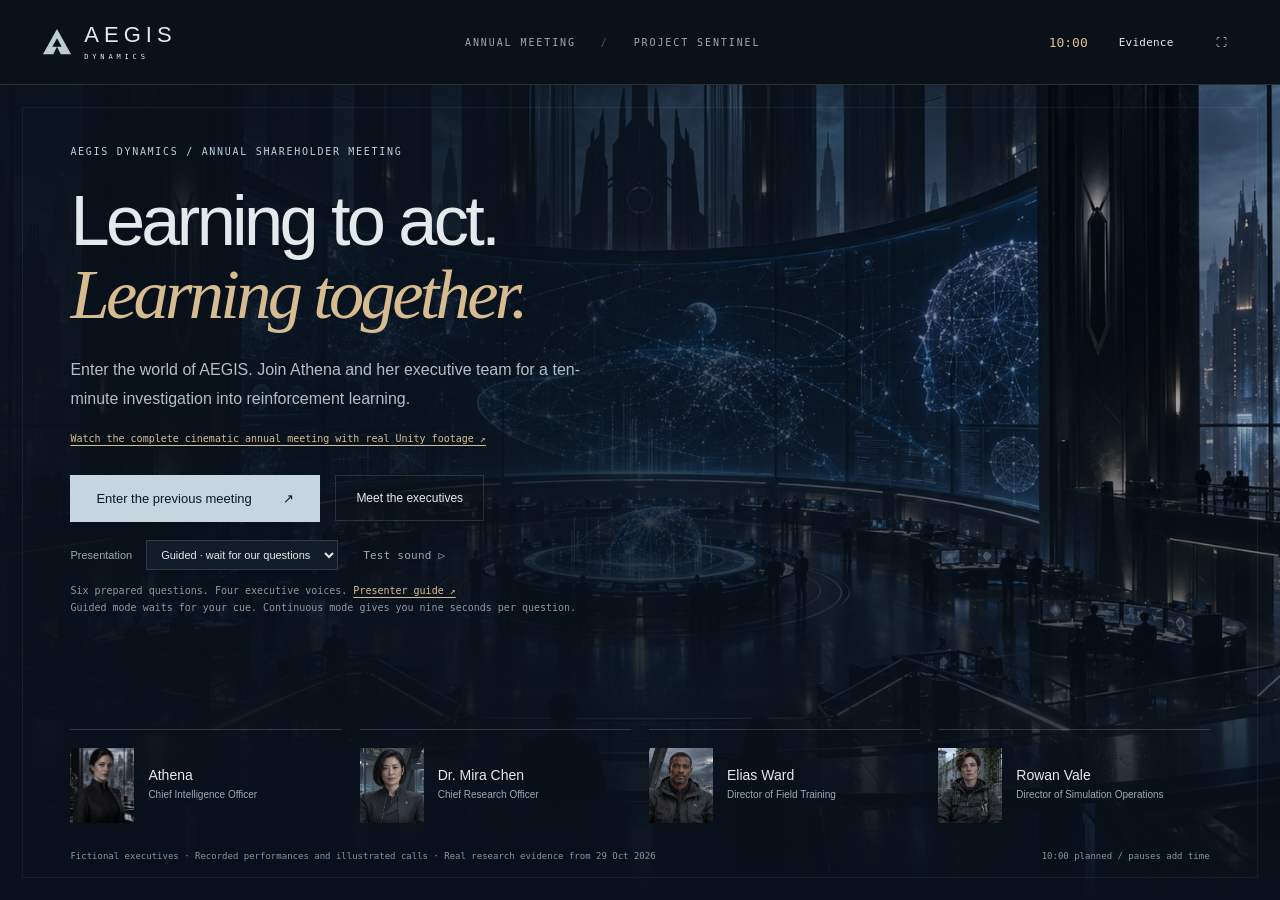
<file: public/meeting/index.html>
<!doctype html>
<html lang="en">
<head>
  <meta charset="utf-8"><meta name="viewport" content="width=device-width,initial-scale=1">
  <meta name="theme-color" content="#0a1119">
  <meta name="description" content="A ten-minute AEGIS annual meeting: a fictional executive team explains real reinforcement learning experiments in Days Gone Quiet.">
  <title>AEGIS · Annual Meeting</title>
  <link rel="icon" href="../mark.svg" type="image/svg+xml">
  <link rel="stylesheet" href="meeting.css">
  <script src="meeting-data.js" defer></script><script src="audio-timing.js" defer></script><script src="evidence.js" defer></script><script src="meeting.js" defer></script>
</head>
<body>
  <a class="skip" href="#stage">Skip to presentation</a>
  <header class="masthead">
    <a class="brand" href="https://aegis-sentinel-6u5m.onrender.com/" aria-label="AEGIS website"><svg viewBox="0 0 32 32" aria-hidden="true"><path d="M16 2 31 29H20l-4-8-4 8H1L16 2Zm0 10-5 9h10Z" fill="currentColor"/></svg><span>AEGIS<small>DYNAMICS</small></span></a>
    <div class="meeting-label">ANNUAL MEETING <span>/</span> PROJECT SENTINEL</div>
    <div class="header-tools"><span class="session-time" id="clock">10:00</span><button id="evidence-button" class="quiet">Evidence</button><button id="fullscreen" class="quiet" aria-label="Enter fullscreen">⛶</button></div>
  </header>
  <main id="stage" tabindex="-1"></main>
  <nav id="transport" class="transport" aria-label="Presentation controls" hidden>
    <div class="playback"><button id="previous" class="round" aria-label="Previous segment">‹</button><button id="play" class="play-button" aria-label="Pause presentation">Ⅱ</button><button id="next" class="round" aria-label="Next segment">›</button><button id="sound" class="quiet" aria-pressed="true">Sound on</button></div>
    <div class="progress-wrap"><span id="segment-label"></span><div class="progress-track"><div id="progress"></div></div></div>
    <div class="view-tools"><button id="captions" class="quiet" aria-pressed="true">CC</button><button id="presenter" class="quiet" aria-expanded="false">Presenter</button><button id="agenda-button" class="quiet">Agenda</button></div>
  </nav>
  <aside id="presenter-panel" class="presenter-panel" hidden aria-label="Presenter notes"></aside>
  <div id="status" class="status" role="status" aria-live="polite"></div>
  <dialog id="panel" aria-labelledby="panel-title"><div class="panel-heading"><h2 id="panel-title"></h2><button id="close-panel" class="round" aria-label="Close panel">×</button></div><div id="panel-body"></div></dialog>
  <noscript>This presentation needs JavaScript. Use the included presenter guide for the complete script.</noscript>
</body></html>
</file>
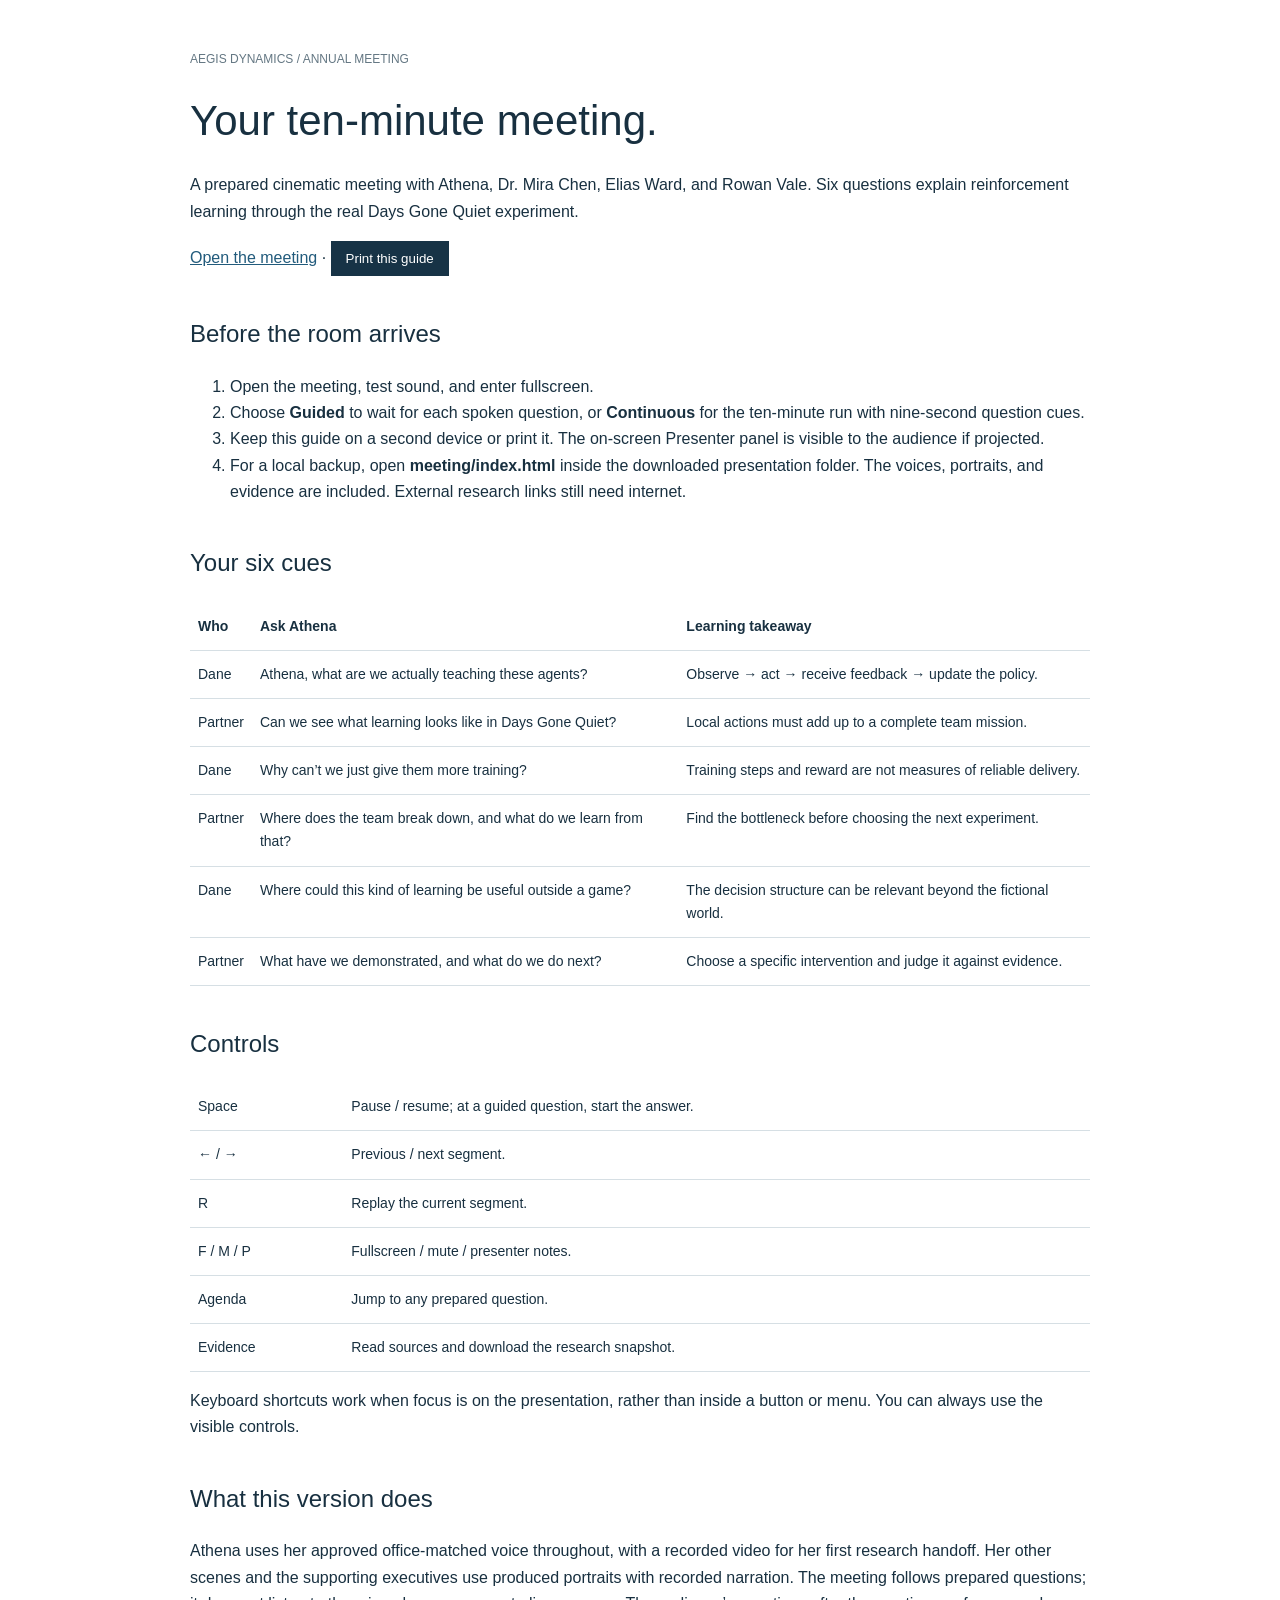
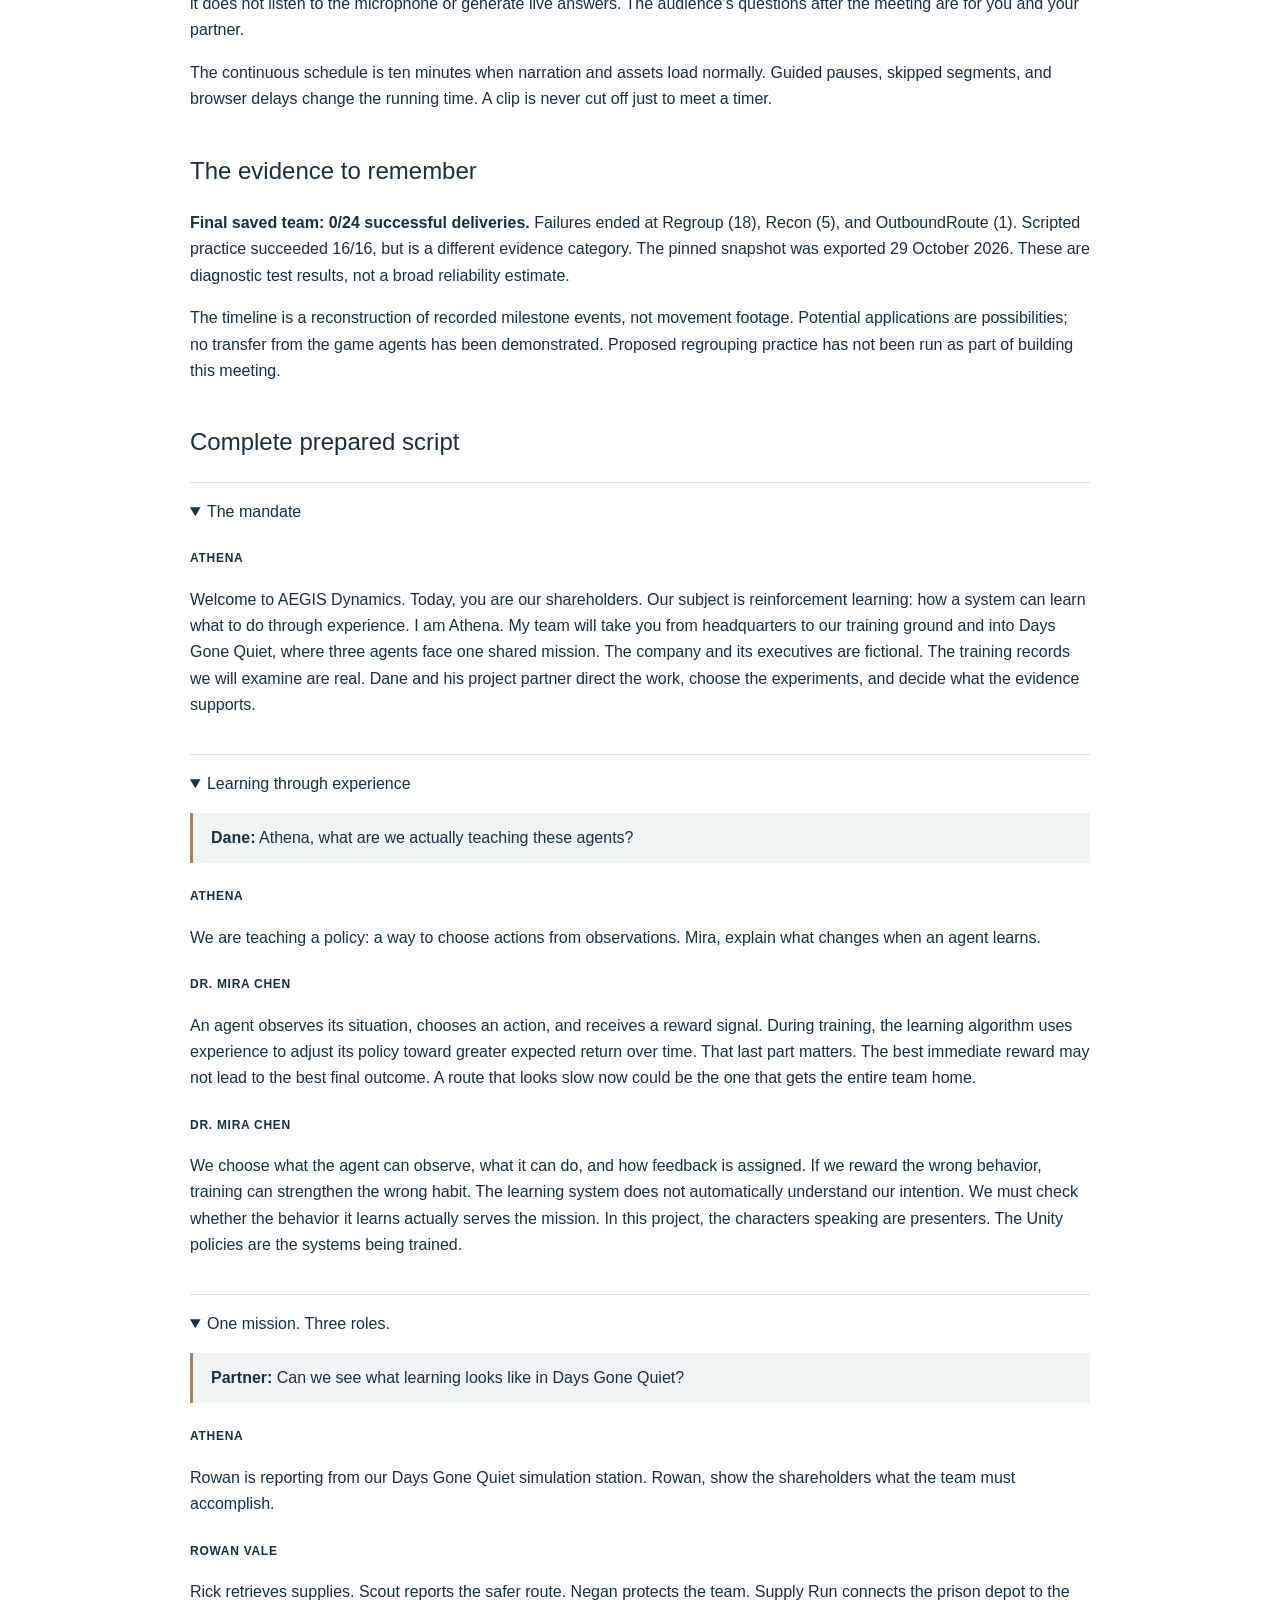
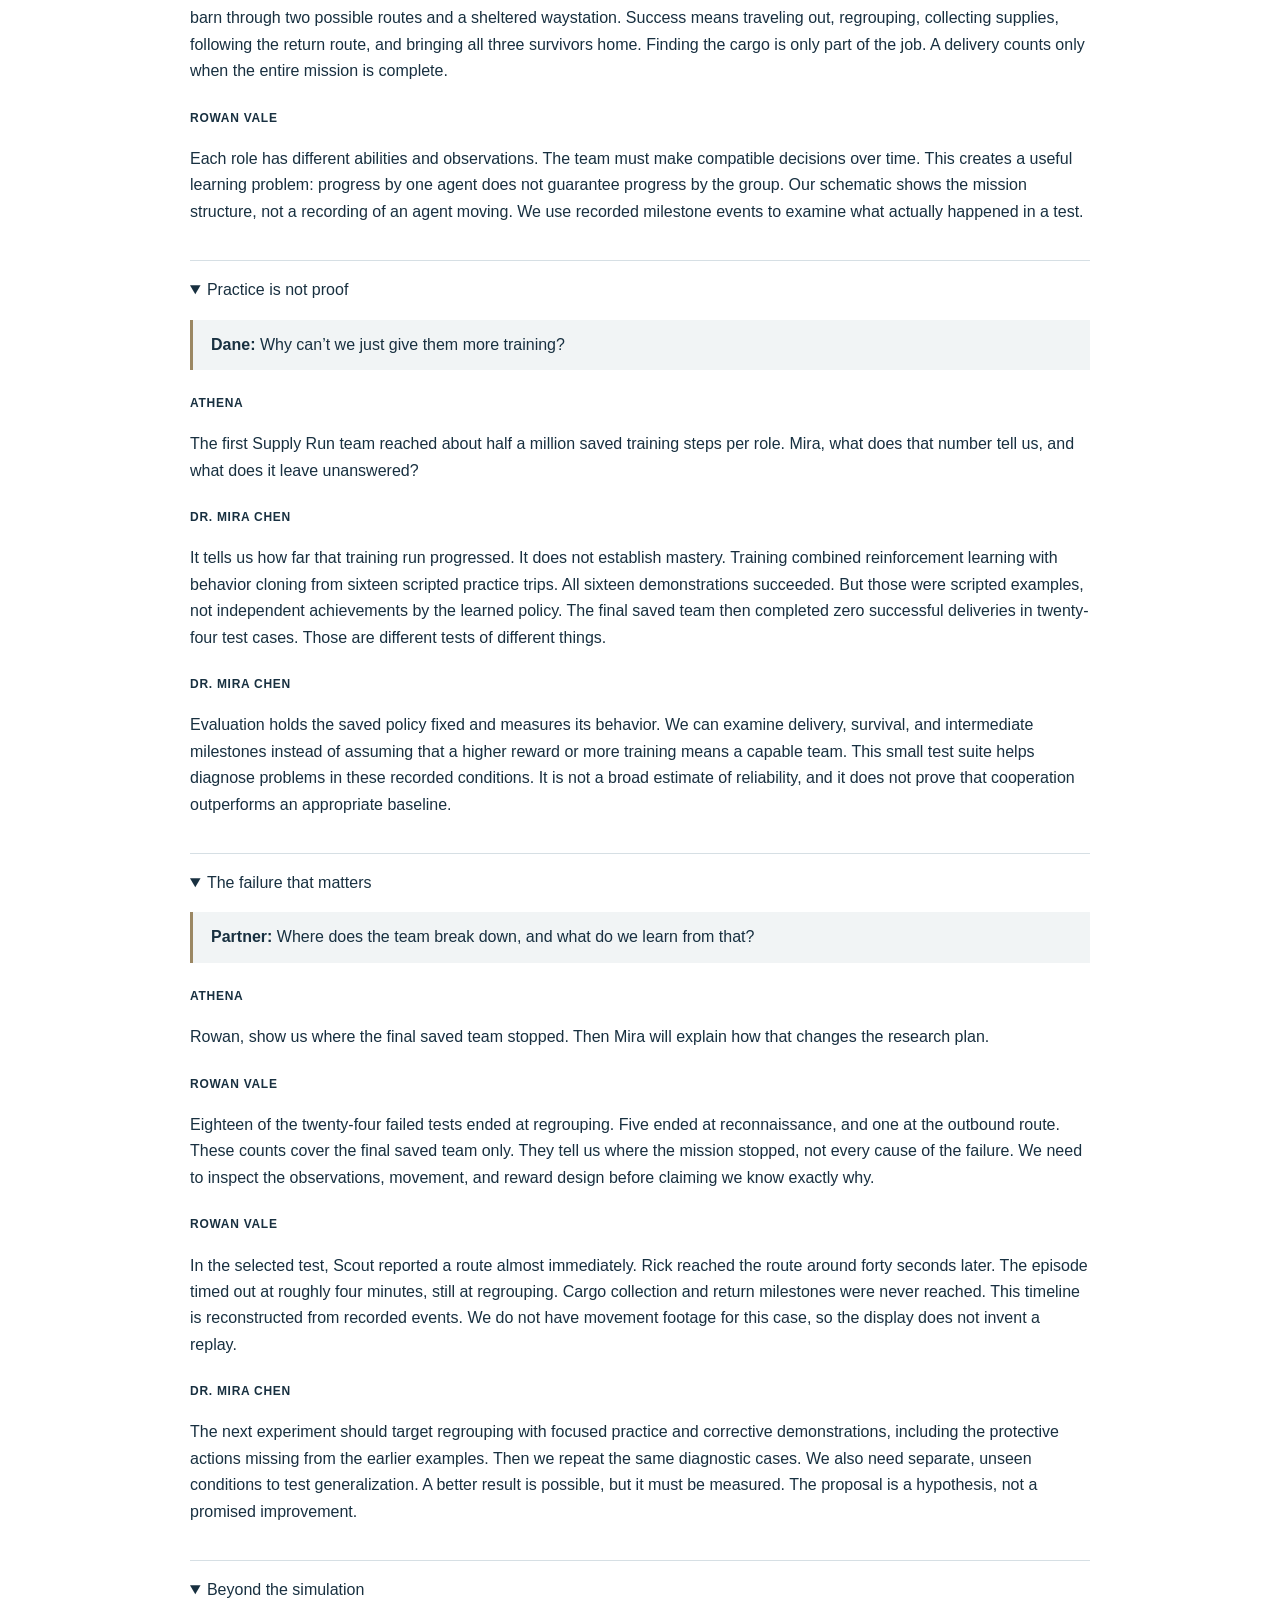
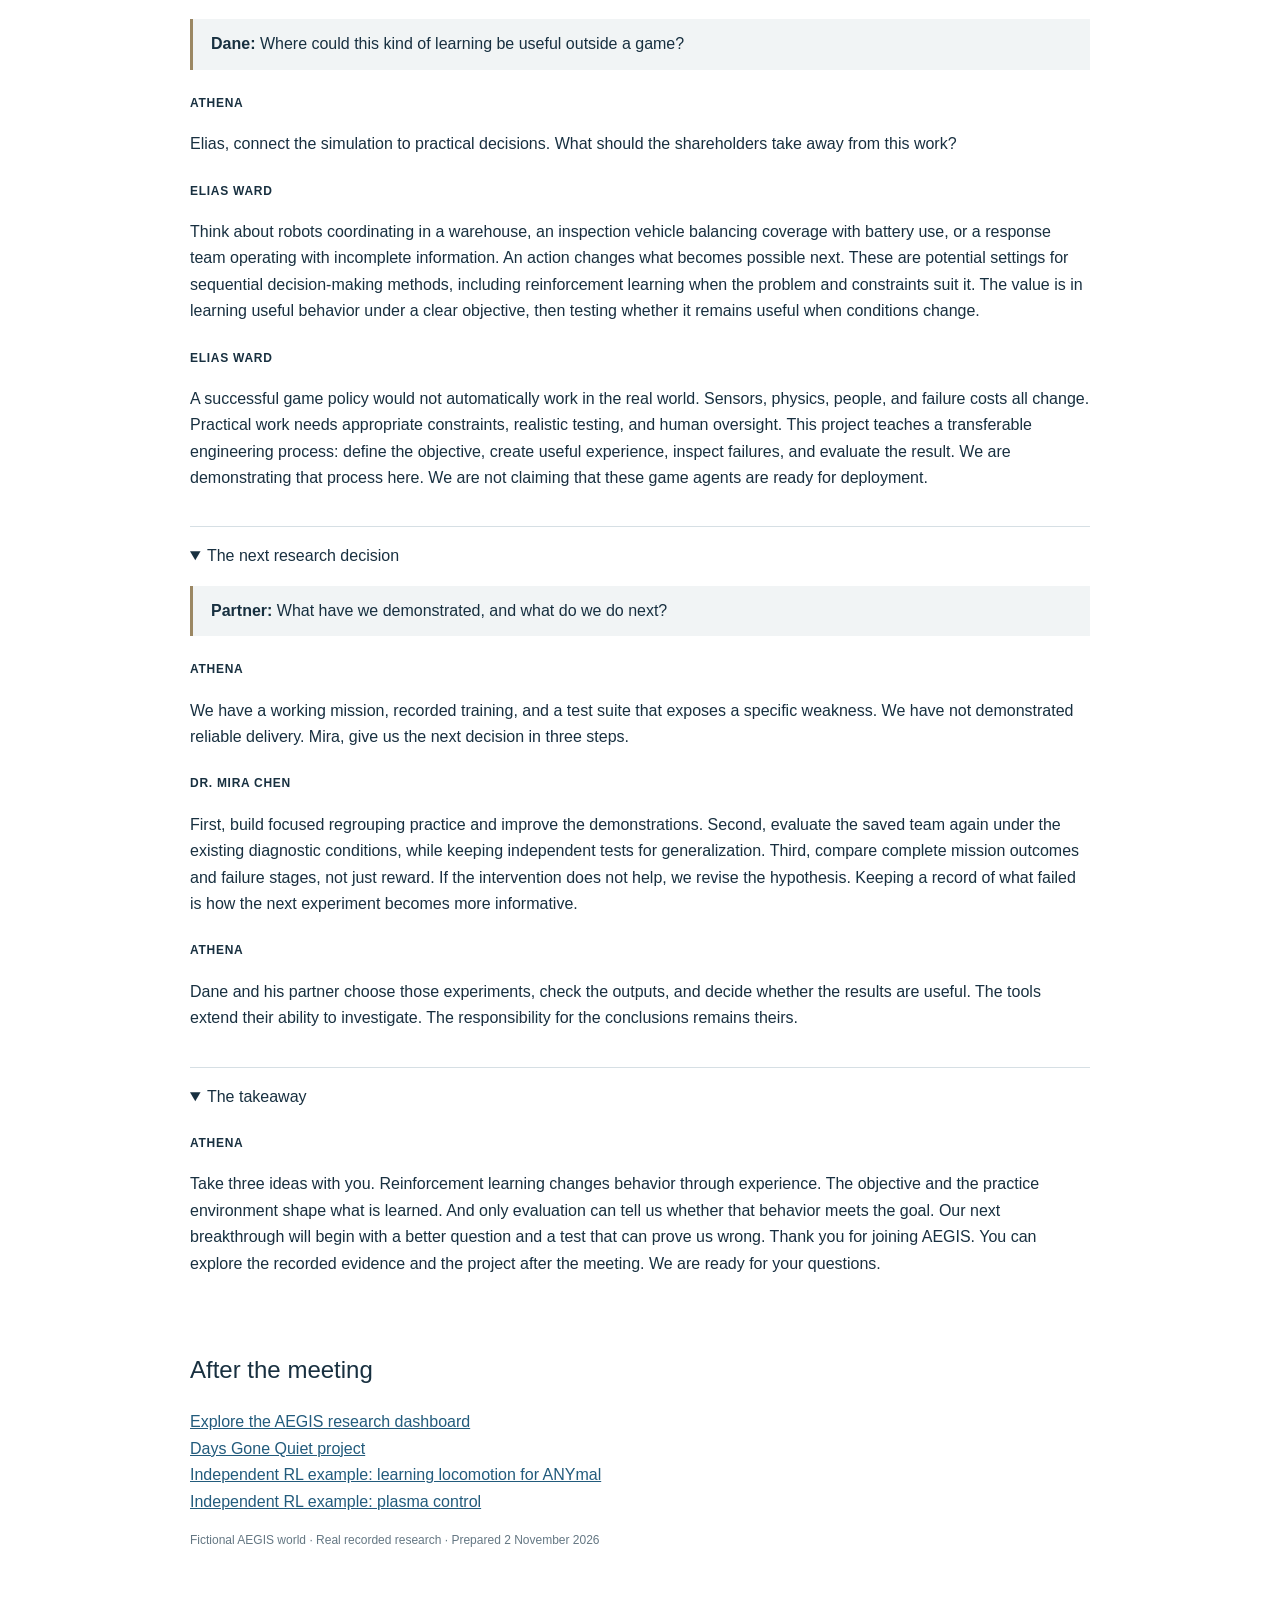
<file: public/meeting/guide.html>
<!doctype html><html lang="en"><meta charset="utf-8"><meta name="viewport" content="width=device-width,initial-scale=1"><title>AEGIS · Presenter guide</title><style>body{font:16px/1.65 -apple-system,BlinkMacSystemFont,Segoe UI,sans-serif;color:#183040;max-width:900px;margin:50px auto;padding:0 26px}h1{font-size:42px;line-height:1.1;font-weight:500}h2{font-weight:500;margin-top:38px}small,.label{font-size:12px;color:#647783}table{border-collapse:collapse;width:100%;font-size:14px}td,th{text-align:left;border-bottom:1px solid #d6dfe4;padding:12px 8px;vertical-align:top}a{color:#225b7c}.cue{border-left:3px solid #9b8763;padding:12px 18px;background:#f1f4f5}.line{margin:19px 0}.line strong{font-size:12px;letter-spacing:.06em;text-transform:uppercase}button{padding:10px 15px;background:#173346;color:white;border:0;cursor:pointer}details{border-top:1px solid #d6dfe4;padding:16px 0}summary{cursor:pointer;font-weight:500}@media print{body{font-size:11pt;margin:20px;max-width:none}h1{font-size:25pt}.no-print{display:none}details{break-inside:auto}details>*{display:block}h2,h3{break-after:avoid}tr{break-inside:avoid}.line{break-inside:avoid}}</style><body><p class="label">AEGIS DYNAMICS / ANNUAL MEETING</p><h1>Your ten-minute meeting.</h1><p>A prepared cinematic meeting with Athena, Dr. Mira Chen, Elias Ward, and Rowan Vale. Six questions explain reinforcement learning through the real Days Gone Quiet experiment.</p><p class="no-print"><a href="index.html">Open the meeting</a> · <button onclick="window.print()">Print this guide</button></p><h2>Before the room arrives</h2><ol><li>Open the meeting, test sound, and enter fullscreen.</li><li>Choose <strong>Guided</strong> to wait for each spoken question, or <strong>Continuous</strong> for the ten-minute run with nine-second question cues.</li><li>Keep this guide on a second device or print it. The on-screen Presenter panel is visible to the audience if projected.</li><li>For a local backup, open <strong>meeting/index.html</strong> inside the downloaded presentation folder. The voices, portraits, and evidence are included. External research links still need internet.</li></ol><h2>Your six cues</h2><table><thead><tr><th>Who</th><th>Ask Athena</th><th>Learning takeaway</th></tr></thead><tbody><tr><td>Dane</td><td>Athena, what are we actually teaching these agents?</td><td>Observe → act → receive feedback → update the policy.</td></tr><tr><td>Partner</td><td>Can we see what learning looks like in Days Gone Quiet?</td><td>Local actions must add up to a complete team mission.</td></tr><tr><td>Dane</td><td>Why can’t we just give them more training?</td><td>Training steps and reward are not measures of reliable delivery.</td></tr><tr><td>Partner</td><td>Where does the team break down, and what do we learn from that?</td><td>Find the bottleneck before choosing the next experiment.</td></tr><tr><td>Dane</td><td>Where could this kind of learning be useful outside a game?</td><td>The decision structure can be relevant beyond the fictional world.</td></tr><tr><td>Partner</td><td>What have we demonstrated, and what do we do next?</td><td>Choose a specific intervention and judge it against evidence.</td></tr></tbody></table><h2>Controls</h2><table><tr><td>Space</td><td>Pause / resume; at a guided question, start the answer.</td></tr><tr><td>← / →</td><td>Previous / next segment.</td></tr><tr><td>R</td><td>Replay the current segment.</td></tr><tr><td>F / M / P</td><td>Fullscreen / mute / presenter notes.</td></tr><tr><td>Agenda</td><td>Jump to any prepared question.</td></tr><tr><td>Evidence</td><td>Read sources and download the research snapshot.</td></tr></table><p>Keyboard shortcuts work when focus is on the presentation, rather than inside a button or menu. You can always use the visible controls.</p><h2>What this version does</h2><p>Athena uses her approved office-matched voice throughout, with a recorded video for her first research handoff. Her other scenes and the supporting executives use produced portraits with recorded narration. The meeting follows prepared questions; it does not listen to the microphone or generate live answers. The audience’s questions after the meeting are for you and your partner.</p><p>The continuous schedule is ten minutes when narration and assets load normally. Guided pauses, skipped segments, and browser delays change the running time. A clip is never cut off just to meet a timer.</p><h2>The evidence to remember</h2><p><strong>Final saved team: 0/24 successful deliveries.</strong> Failures ended at Regroup (18), Recon (5), and OutboundRoute (1). Scripted practice succeeded 16/16, but is a different evidence category. The pinned snapshot was exported 29 October 2026. These are diagnostic test results, not a broad reliability estimate.</p><p>The timeline is a reconstruction of recorded milestone events, not movement footage. Potential applications are possibilities; no transfer from the game agents has been demonstrated. Proposed regrouping practice has not been run as part of building this meeting.</p><h2>Complete prepared script</h2><details open><summary>The mandate</summary><div class="line"><strong>Athena</strong><p>Welcome to AEGIS Dynamics. Today, you are our shareholders. Our subject is reinforcement learning: how a system can learn what to do through experience. I am Athena. My team will take you from headquarters to our training ground and into Days Gone Quiet, where three agents face one shared mission. The company and its executives are fictional. The training records we will examine are real. Dane and his project partner direct the work, choose the experiments, and decide what the evidence supports.</p></div></details><details open><summary>Learning through experience</summary><p class="cue"><strong>Dane:</strong> Athena, what are we actually teaching these agents?</p><div class="line"><strong>Athena</strong><p>We are teaching a policy: a way to choose actions from observations. Mira, explain what changes when an agent learns.</p></div><div class="line"><strong>Dr. Mira Chen</strong><p>An agent observes its situation, chooses an action, and receives a reward signal. During training, the learning algorithm uses experience to adjust its policy toward greater expected return over time. That last part matters. The best immediate reward may not lead to the best final outcome. A route that looks slow now could be the one that gets the entire team home.</p></div><div class="line"><strong>Dr. Mira Chen</strong><p>We choose what the agent can observe, what it can do, and how feedback is assigned. If we reward the wrong behavior, training can strengthen the wrong habit. The learning system does not automatically understand our intention. We must check whether the behavior it learns actually serves the mission. In this project, the characters speaking are presenters. The Unity policies are the systems being trained.</p></div></details><details open><summary>One mission. Three roles.</summary><p class="cue"><strong>Partner:</strong> Can we see what learning looks like in Days Gone Quiet?</p><div class="line"><strong>Athena</strong><p>Rowan is reporting from our Days Gone Quiet simulation station. Rowan, show the shareholders what the team must accomplish.</p></div><div class="line"><strong>Rowan Vale</strong><p>Rick retrieves supplies. Scout reports the safer route. Negan protects the team. Supply Run connects the prison depot to the barn through two possible routes and a sheltered waystation. Success means traveling out, regrouping, collecting supplies, following the return route, and bringing all three survivors home. Finding the cargo is only part of the job. A delivery counts only when the entire mission is complete.</p></div><div class="line"><strong>Rowan Vale</strong><p>Each role has different abilities and observations. The team must make compatible decisions over time. This creates a useful learning problem: progress by one agent does not guarantee progress by the group. Our schematic shows the mission structure, not a recording of an agent moving. We use recorded milestone events to examine what actually happened in a test.</p></div></details><details open><summary>Practice is not proof</summary><p class="cue"><strong>Dane:</strong> Why can’t we just give them more training?</p><div class="line"><strong>Athena</strong><p>The first Supply Run team reached about half a million saved training steps per role. Mira, what does that number tell us, and what does it leave unanswered?</p></div><div class="line"><strong>Dr. Mira Chen</strong><p>It tells us how far that training run progressed. It does not establish mastery. Training combined reinforcement learning with behavior cloning from sixteen scripted practice trips. All sixteen demonstrations succeeded. But those were scripted examples, not independent achievements by the learned policy. The final saved team then completed zero successful deliveries in twenty-four test cases. Those are different tests of different things.</p></div><div class="line"><strong>Dr. Mira Chen</strong><p>Evaluation holds the saved policy fixed and measures its behavior. We can examine delivery, survival, and intermediate milestones instead of assuming that a higher reward or more training means a capable team. This small test suite helps diagnose problems in these recorded conditions. It is not a broad estimate of reliability, and it does not prove that cooperation outperforms an appropriate baseline.</p></div></details><details open><summary>The failure that matters</summary><p class="cue"><strong>Partner:</strong> Where does the team break down, and what do we learn from that?</p><div class="line"><strong>Athena</strong><p>Rowan, show us where the final saved team stopped. Then Mira will explain how that changes the research plan.</p></div><div class="line"><strong>Rowan Vale</strong><p>Eighteen of the twenty-four failed tests ended at regrouping. Five ended at reconnaissance, and one at the outbound route. These counts cover the final saved team only. They tell us where the mission stopped, not every cause of the failure. We need to inspect the observations, movement, and reward design before claiming we know exactly why.</p></div><div class="line"><strong>Rowan Vale</strong><p>In the selected test, Scout reported a route almost immediately. Rick reached the route around forty seconds later. The episode timed out at roughly four minutes, still at regrouping. Cargo collection and return milestones were never reached. This timeline is reconstructed from recorded events. We do not have movement footage for this case, so the display does not invent a replay.</p></div><div class="line"><strong>Dr. Mira Chen</strong><p>The next experiment should target regrouping with focused practice and corrective demonstrations, including the protective actions missing from the earlier examples. Then we repeat the same diagnostic cases. We also need separate, unseen conditions to test generalization. A better result is possible, but it must be measured. The proposal is a hypothesis, not a promised improvement.</p></div></details><details open><summary>Beyond the simulation</summary><p class="cue"><strong>Dane:</strong> Where could this kind of learning be useful outside a game?</p><div class="line"><strong>Athena</strong><p>Elias, connect the simulation to practical decisions. What should the shareholders take away from this work?</p></div><div class="line"><strong>Elias Ward</strong><p>Think about robots coordinating in a warehouse, an inspection vehicle balancing coverage with battery use, or a response team operating with incomplete information. An action changes what becomes possible next. These are potential settings for sequential decision-making methods, including reinforcement learning when the problem and constraints suit it. The value is in learning useful behavior under a clear objective, then testing whether it remains useful when conditions change.</p></div><div class="line"><strong>Elias Ward</strong><p>A successful game policy would not automatically work in the real world. Sensors, physics, people, and failure costs all change. Practical work needs appropriate constraints, realistic testing, and human oversight. This project teaches a transferable engineering process: define the objective, create useful experience, inspect failures, and evaluate the result. We are demonstrating that process here. We are not claiming that these game agents are ready for deployment.</p></div></details><details open><summary>The next research decision</summary><p class="cue"><strong>Partner:</strong> What have we demonstrated, and what do we do next?</p><div class="line"><strong>Athena</strong><p>We have a working mission, recorded training, and a test suite that exposes a specific weakness. We have not demonstrated reliable delivery. Mira, give us the next decision in three steps.</p></div><div class="line"><strong>Dr. Mira Chen</strong><p>First, build focused regrouping practice and improve the demonstrations. Second, evaluate the saved team again under the existing diagnostic conditions, while keeping independent tests for generalization. Third, compare complete mission outcomes and failure stages, not just reward. If the intervention does not help, we revise the hypothesis. Keeping a record of what failed is how the next experiment becomes more informative.</p></div><div class="line"><strong>Athena</strong><p>Dane and his partner choose those experiments, check the outputs, and decide whether the results are useful. The tools extend their ability to investigate. The responsibility for the conclusions remains theirs.</p></div></details><details open><summary>The takeaway</summary><div class="line"><strong>Athena</strong><p>Take three ideas with you. Reinforcement learning changes behavior through experience. The objective and the practice environment shape what is learned. And only evaluation can tell us whether that behavior meets the goal. Our next breakthrough will begin with a better question and a test that can prove us wrong. Thank you for joining AEGIS. You can explore the recorded evidence and the project after the meeting. We are ready for your questions.</p></div></details><h2>After the meeting</h2><p><a href="https://aegis-sentinel-6u5m.onrender.com/#runs">Explore the AEGIS research dashboard</a><br><a href="https://github.com/dane-anderson/days_gone_quiet">Days Gone Quiet project</a><br><a href="https://proceedings.mlr.press/v164/rudin22a.html">Independent RL example: learning locomotion for ANYmal</a><br><a href="https://deepmind.google/blog/accelerating-fusion-science-through-learned-plasma-control/">Independent RL example: plasma control</a></p><p class="label">Fictional AEGIS world · Real recorded research · Prepared 2 November 2026</p></body></html>
</file>
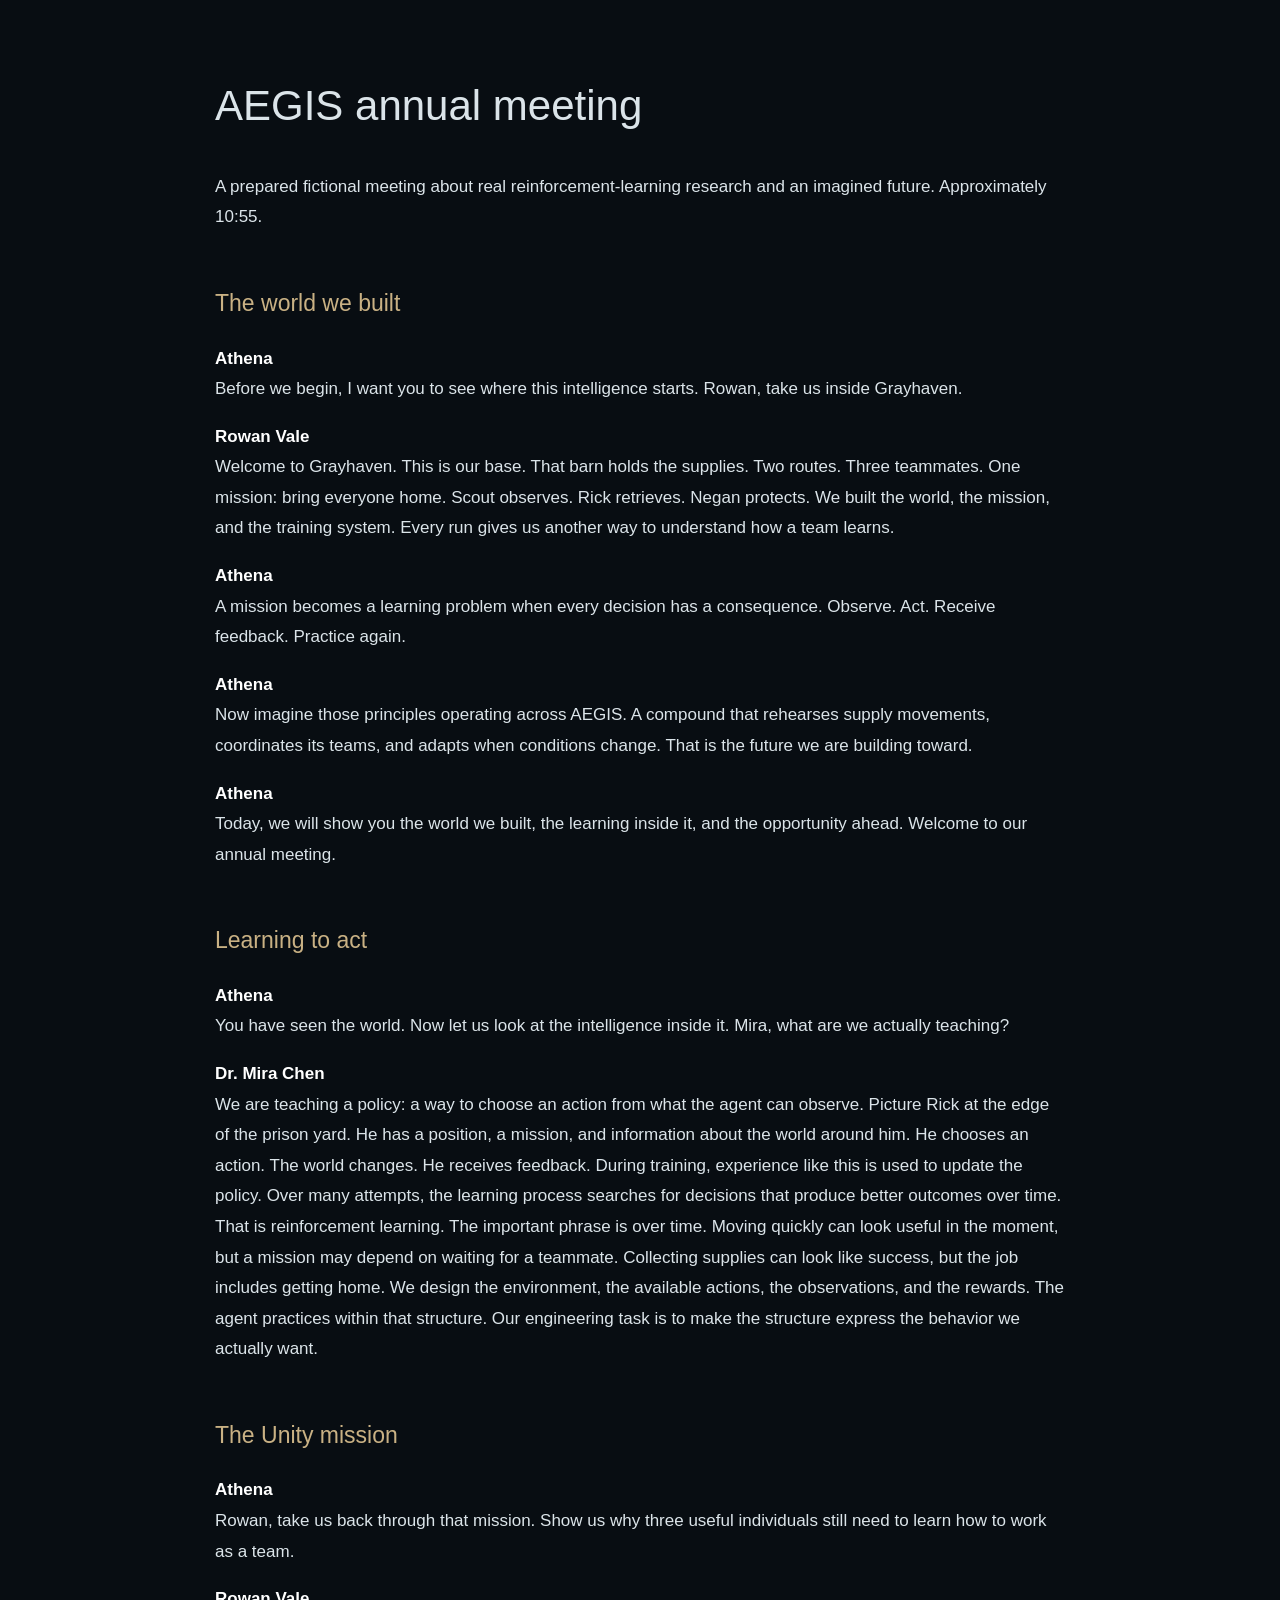
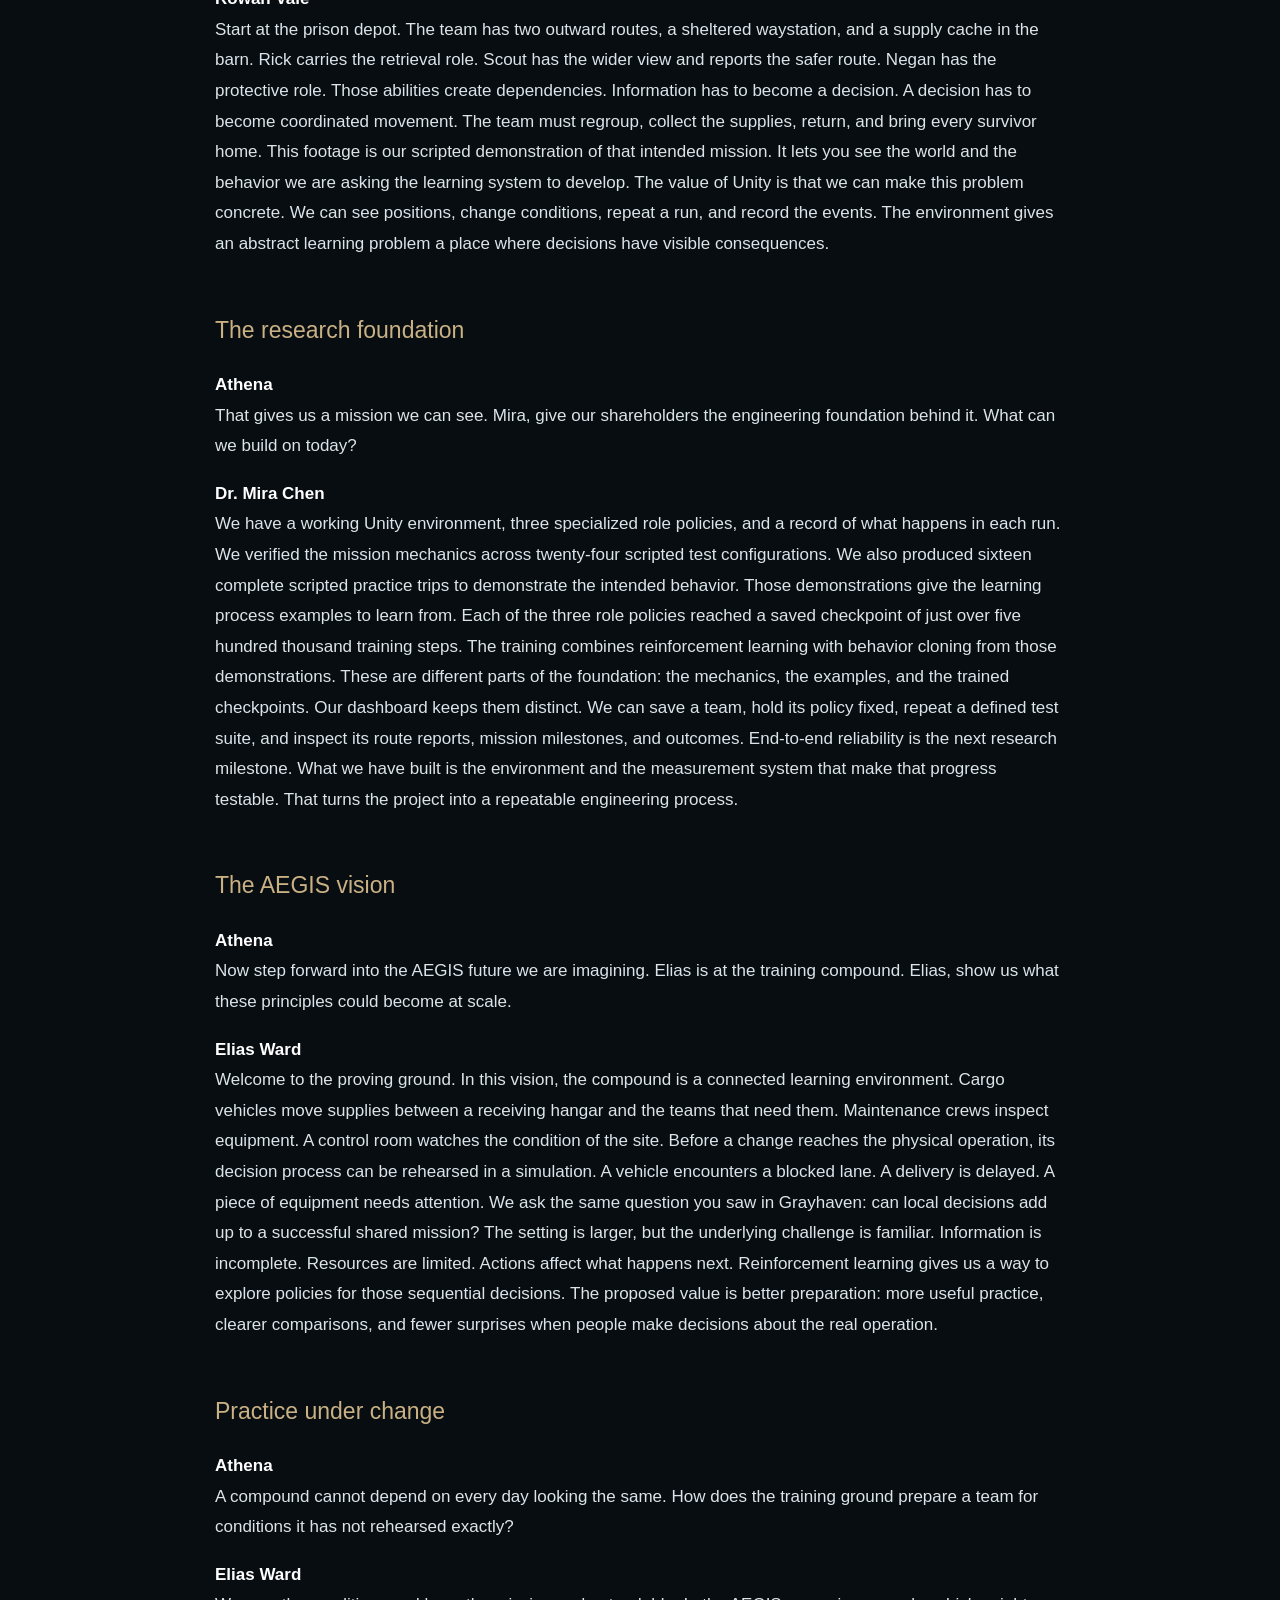
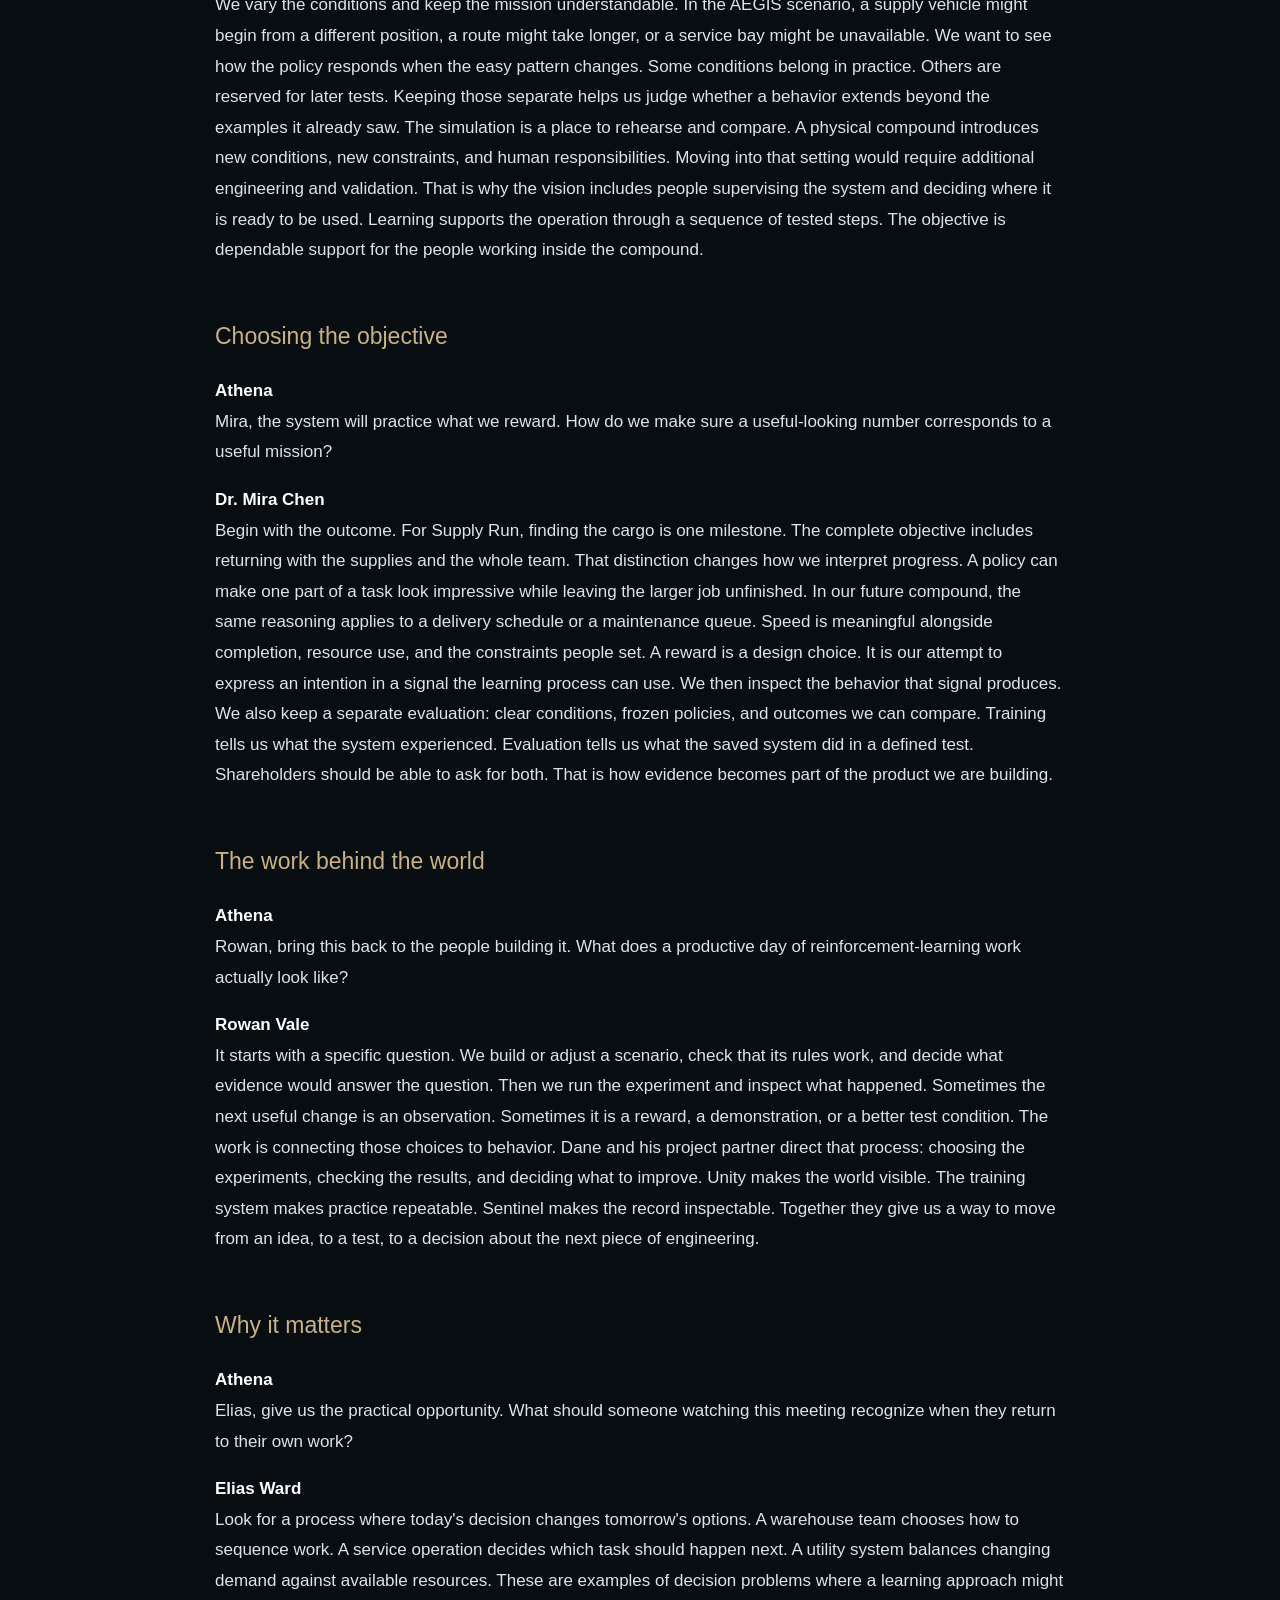
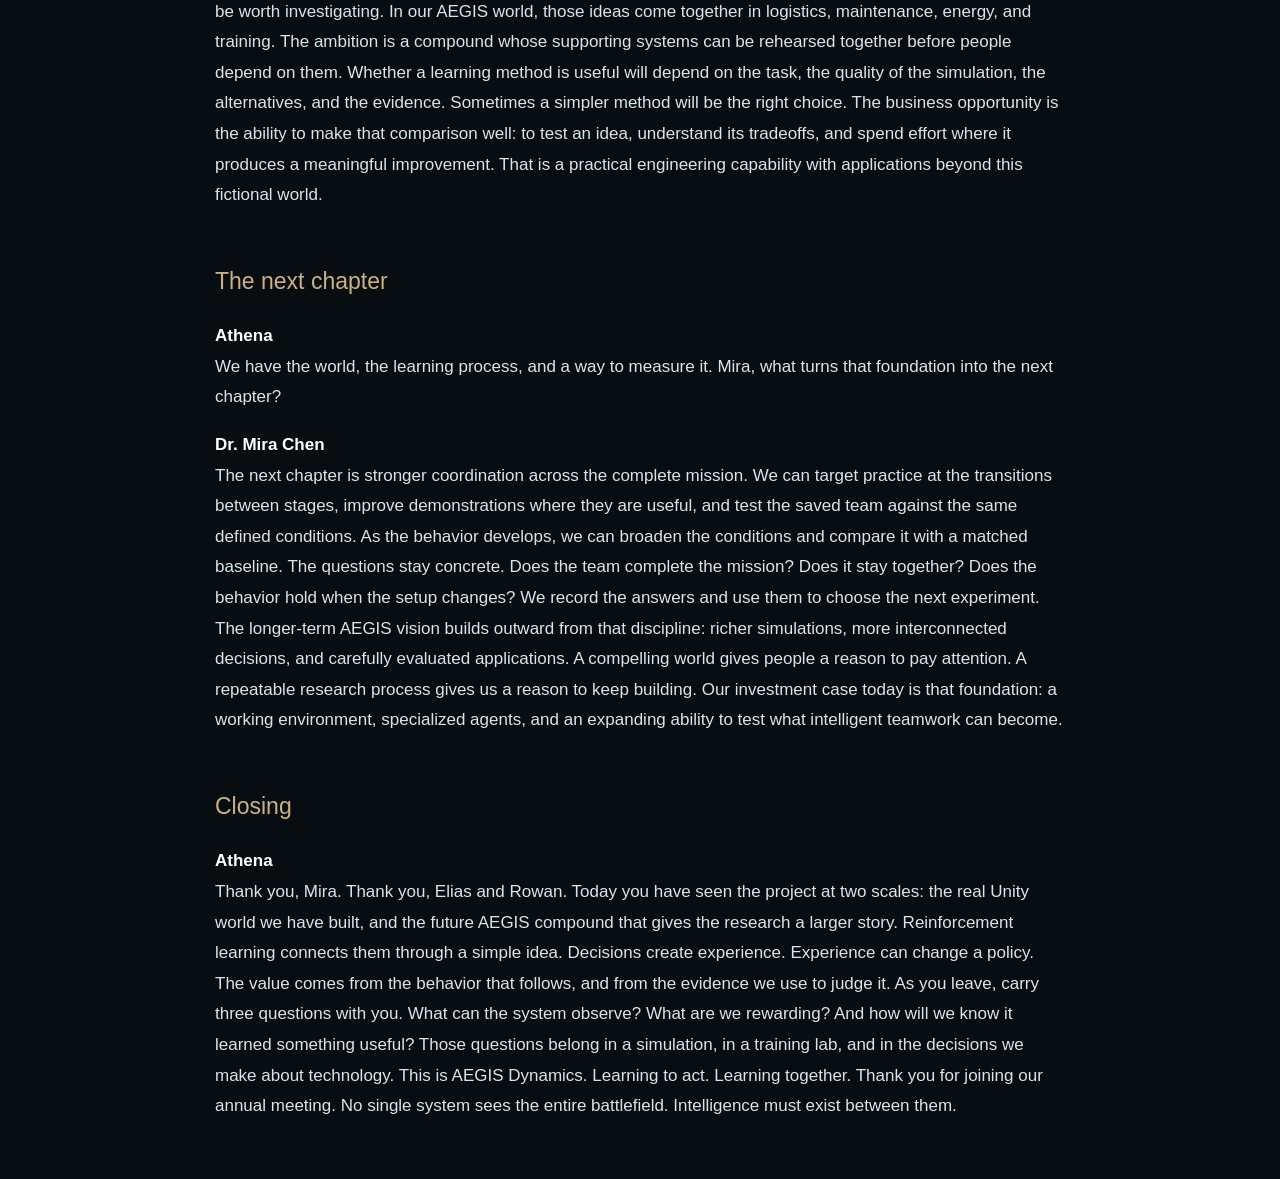
<file: public/meeting/cinematic/transcript.html>
<!doctype html><html lang="en"><head><meta charset="utf-8"><meta name="viewport" content="width=device-width,initial-scale=1"><title>AEGIS · Meeting transcript</title><style>body{background:#080d12;color:#dbe4e9;font:17px/1.8 Arial,sans-serif;margin:0 auto;padding:40px 24px;max-width:850px}h1{font-size:42px;font-weight:400}h2{color:#c9b184;font-size:23px;font-weight:400;margin-top:50px}strong{color:#fff}a{color:#c9b184}</style></head><body><h1>AEGIS annual meeting</h1><p>A prepared fictional meeting about real reinforcement-learning research and an imagined future. Approximately 10:55.</p><h2>The world we built</h2><p><strong>Athena</strong><br>Before we begin, I want you to see where this intelligence starts. Rowan, take us inside Grayhaven.</p><p><strong>Rowan Vale</strong><br>Welcome to Grayhaven. This is our base. That barn holds the supplies. Two routes. Three teammates. One mission: bring everyone home. Scout observes. Rick retrieves. Negan protects. We built the world, the mission, and the training system. Every run gives us another way to understand how a team learns.</p><p><strong>Athena</strong><br>A mission becomes a learning problem when every decision has a consequence. Observe. Act. Receive feedback. Practice again.</p><p><strong>Athena</strong><br>Now imagine those principles operating across AEGIS. A compound that rehearses supply movements, coordinates its teams, and adapts when conditions change. That is the future we are building toward.</p><p><strong>Athena</strong><br>Today, we will show you the world we built, the learning inside it, and the opportunity ahead. Welcome to our annual meeting.</p><h2>Learning to act</h2><p><strong>Athena</strong><br>You have seen the world. Now let us look at the intelligence inside it. Mira, what are we actually teaching?</p><p><strong>Dr. Mira Chen</strong><br>We are teaching a policy: a way to choose an action from what the agent can observe. Picture Rick at the edge of the prison yard. He has a position, a mission, and information about the world around him. He chooses an action. The world changes. He receives feedback. During training, experience like this is used to update the policy. Over many attempts, the learning process searches for decisions that produce better outcomes over time. That is reinforcement learning. The important phrase is over time. Moving quickly can look useful in the moment, but a mission may depend on waiting for a teammate. Collecting supplies can look like success, but the job includes getting home. We design the environment, the available actions, the observations, and the rewards. The agent practices within that structure. Our engineering task is to make the structure express the behavior we actually want.</p><h2>The Unity mission</h2><p><strong>Athena</strong><br>Rowan, take us back through that mission. Show us why three useful individuals still need to learn how to work as a team.</p><p><strong>Rowan Vale</strong><br>Start at the prison depot. The team has two outward routes, a sheltered waystation, and a supply cache in the barn. Rick carries the retrieval role. Scout has the wider view and reports the safer route. Negan has the protective role. Those abilities create dependencies. Information has to become a decision. A decision has to become coordinated movement. The team must regroup, collect the supplies, return, and bring every survivor home. This footage is our scripted demonstration of that intended mission. It lets you see the world and the behavior we are asking the learning system to develop. The value of Unity is that we can make this problem concrete. We can see positions, change conditions, repeat a run, and record the events. The environment gives an abstract learning problem a place where decisions have visible consequences.</p><h2>The research foundation</h2><p><strong>Athena</strong><br>That gives us a mission we can see. Mira, give our shareholders the engineering foundation behind it. What can we build on today?</p><p><strong>Dr. Mira Chen</strong><br>We have a working Unity environment, three specialized role policies, and a record of what happens in each run. We verified the mission mechanics across twenty-four scripted test configurations. We also produced sixteen complete scripted practice trips to demonstrate the intended behavior. Those demonstrations give the learning process examples to learn from. Each of the three role policies reached a saved checkpoint of just over five hundred thousand training steps. The training combines reinforcement learning with behavior cloning from those demonstrations. These are different parts of the foundation: the mechanics, the examples, and the trained checkpoints. Our dashboard keeps them distinct. We can save a team, hold its policy fixed, repeat a defined test suite, and inspect its route reports, mission milestones, and outcomes. End-to-end reliability is the next research milestone. What we have built is the environment and the measurement system that make that progress testable. That turns the project into a repeatable engineering process.</p><h2>The AEGIS vision</h2><p><strong>Athena</strong><br>Now step forward into the AEGIS future we are imagining. Elias is at the training compound. Elias, show us what these principles could become at scale.</p><p><strong>Elias Ward</strong><br>Welcome to the proving ground. In this vision, the compound is a connected learning environment. Cargo vehicles move supplies between a receiving hangar and the teams that need them. Maintenance crews inspect equipment. A control room watches the condition of the site. Before a change reaches the physical operation, its decision process can be rehearsed in a simulation. A vehicle encounters a blocked lane. A delivery is delayed. A piece of equipment needs attention. We ask the same question you saw in Grayhaven: can local decisions add up to a successful shared mission? The setting is larger, but the underlying challenge is familiar. Information is incomplete. Resources are limited. Actions affect what happens next. Reinforcement learning gives us a way to explore policies for those sequential decisions. The proposed value is better preparation: more useful practice, clearer comparisons, and fewer surprises when people make decisions about the real operation.</p><h2>Practice under change</h2><p><strong>Athena</strong><br>A compound cannot depend on every day looking the same. How does the training ground prepare a team for conditions it has not rehearsed exactly?</p><p><strong>Elias Ward</strong><br>We vary the conditions and keep the mission understandable. In the AEGIS scenario, a supply vehicle might begin from a different position, a route might take longer, or a service bay might be unavailable. We want to see how the policy responds when the easy pattern changes. Some conditions belong in practice. Others are reserved for later tests. Keeping those separate helps us judge whether a behavior extends beyond the examples it already saw. The simulation is a place to rehearse and compare. A physical compound introduces new conditions, new constraints, and human responsibilities. Moving into that setting would require additional engineering and validation. That is why the vision includes people supervising the system and deciding where it is ready to be used. Learning supports the operation through a sequence of tested steps. The objective is dependable support for the people working inside the compound.</p><h2>Choosing the objective</h2><p><strong>Athena</strong><br>Mira, the system will practice what we reward. How do we make sure a useful-looking number corresponds to a useful mission?</p><p><strong>Dr. Mira Chen</strong><br>Begin with the outcome. For Supply Run, finding the cargo is one milestone. The complete objective includes returning with the supplies and the whole team. That distinction changes how we interpret progress. A policy can make one part of a task look impressive while leaving the larger job unfinished. In our future compound, the same reasoning applies to a delivery schedule or a maintenance queue. Speed is meaningful alongside completion, resource use, and the constraints people set. A reward is a design choice. It is our attempt to express an intention in a signal the learning process can use. We then inspect the behavior that signal produces. We also keep a separate evaluation: clear conditions, frozen policies, and outcomes we can compare. Training tells us what the system experienced. Evaluation tells us what the saved system did in a defined test. Shareholders should be able to ask for both. That is how evidence becomes part of the product we are building.</p><h2>The work behind the world</h2><p><strong>Athena</strong><br>Rowan, bring this back to the people building it. What does a productive day of reinforcement-learning work actually look like?</p><p><strong>Rowan Vale</strong><br>It starts with a specific question. We build or adjust a scenario, check that its rules work, and decide what evidence would answer the question. Then we run the experiment and inspect what happened. Sometimes the next useful change is an observation. Sometimes it is a reward, a demonstration, or a better test condition. The work is connecting those choices to behavior. Dane and his project partner direct that process: choosing the experiments, checking the results, and deciding what to improve. Unity makes the world visible. The training system makes practice repeatable. Sentinel makes the record inspectable. Together they give us a way to move from an idea, to a test, to a decision about the next piece of engineering.</p><h2>Why it matters</h2><p><strong>Athena</strong><br>Elias, give us the practical opportunity. What should someone watching this meeting recognize when they return to their own work?</p><p><strong>Elias Ward</strong><br>Look for a process where today&#x27;s decision changes tomorrow&#x27;s options. A warehouse team chooses how to sequence work. A service operation decides which task should happen next. A utility system balances changing demand against available resources. These are examples of decision problems where a learning approach might be worth investigating. In our AEGIS world, those ideas come together in logistics, maintenance, energy, and training. The ambition is a compound whose supporting systems can be rehearsed together before people depend on them. Whether a learning method is useful will depend on the task, the quality of the simulation, the alternatives, and the evidence. Sometimes a simpler method will be the right choice. The business opportunity is the ability to make that comparison well: to test an idea, understand its tradeoffs, and spend effort where it produces a meaningful improvement. That is a practical engineering capability with applications beyond this fictional world.</p><h2>The next chapter</h2><p><strong>Athena</strong><br>We have the world, the learning process, and a way to measure it. Mira, what turns that foundation into the next chapter?</p><p><strong>Dr. Mira Chen</strong><br>The next chapter is stronger coordination across the complete mission. We can target practice at the transitions between stages, improve demonstrations where they are useful, and test the saved team against the same defined conditions. As the behavior develops, we can broaden the conditions and compare it with a matched baseline. The questions stay concrete. Does the team complete the mission? Does it stay together? Does the behavior hold when the setup changes? We record the answers and use them to choose the next experiment. The longer-term AEGIS vision builds outward from that discipline: richer simulations, more interconnected decisions, and carefully evaluated applications. A compelling world gives people a reason to pay attention. A repeatable research process gives us a reason to keep building. Our investment case today is that foundation: a working environment, specialized agents, and an expanding ability to test what intelligent teamwork can become.</p><h2>Closing</h2><p><strong>Athena</strong><br>Thank you, Mira. Thank you, Elias and Rowan. Today you have seen the project at two scales: the real Unity world we have built, and the future AEGIS compound that gives the research a larger story. Reinforcement learning connects them through a simple idea. Decisions create experience. Experience can change a policy. The value comes from the behavior that follows, and from the evidence we use to judge it. As you leave, carry three questions with you. What can the system observe? What are we rewarding? And how will we know it learned something useful? Those questions belong in a simulation, in a training lab, and in the decisions we make about technology. This is AEGIS Dynamics. Learning to act. Learning together. Thank you for joining our annual meeting. No single system sees the entire battlefield. Intelligence must exist between them.</p></body></html>
</file>
<file: public/meeting/meeting.css>
:root{color-scheme:dark;--bg:#0a1119;--paper:#e4e9eb;--muted:#9aaab5;--line:#ffffff20;--accent:#b8d2df;--gold:#d8bc91;--mono:ui-monospace,SFMono-Regular,Consolas,monospace;--sans:"Avenir Next",Avenir,"Segoe UI",sans-serif}
*{box-sizing:border-box}body{margin:0;background:var(--bg);color:var(--paper);font-family:var(--sans);overflow-x:hidden}button,a,select{touch-action:manipulation}button,select{font:inherit}button{cursor:pointer;border:1px solid var(--line);color:inherit;background:transparent}button:hover{background:#ffffff0b;border-color:#d8e2e655}button:focus-visible,a:focus-visible,select:focus-visible{outline:2px solid var(--gold);outline-offset:5px}button:disabled{opacity:.35;cursor:default}a{color:inherit;text-decoration:none}button,select{border-radius:0}button[hidden],[hidden]{display:none!important}.skip{position:absolute;z-index:100;top:-80px;left:20px;background:var(--paper);color:var(--bg);padding:15px}.skip:focus{top:15px}.masthead{height:85px;padding:0 3.3%;display:flex;align-items:center;justify-content:space-between;border-bottom:1px solid var(--line);position:relative;z-index:3;background:#0a1119}.brand{display:flex;gap:12px;align-items:center}.brand svg{width:30px;height:34px;color:#bccdd6}.brand span{font-size:22px;letter-spacing:.23em;line-height:1}.brand small{display:block;font:7px var(--mono);letter-spacing:.55em;margin-top:7px}.meeting-label{font:10px var(--mono);letter-spacing:.19em;color:var(--muted)}.meeting-label span{margin:0 17px;color:#435864}.header-tools{display:flex;align-items:center;gap:20px}.quiet{padding:9px 10px;font:11px var(--mono);letter-spacing:.02em;border-color:transparent}.session-time{font:13px var(--mono);font-variant-numeric:tabular-nums;color:var(--gold)}.eyebrow{font:10px/1.6 var(--mono);letter-spacing:.17em;text-transform:uppercase;color:var(--accent);margin:0}.lobby{min-height:calc(100svh - 85px);position:relative;padding:6.5vh 5.5% 4vh;display:flex;flex-direction:column;justify-content:space-between;isolation:isolate}.lobby:before{content:"";position:absolute;inset:0;z-index:-2;background:linear-gradient(90deg,#08111bf5 0%,#08111bc7 44%,#08111b30 100%),linear-gradient(0deg,#08111b 0%,transparent 70%),url('../assets/sentinel-command.jpg') center/cover}.lobby:after{content:"";position:absolute;inset:22px;border:1px solid #d2e0e611;pointer-events:none}.lobby-copy{max-width:810px}.lobby h1{font-weight:400;font-size:clamp(46px,5.5vw,85px);line-height:1.05;letter-spacing:-.052em;margin:24px 0}.lobby h1 em{font-family:Georgia,serif;font-weight:400;color:var(--gold)}.lobby-intro{max-width:520px;font-size:16px;line-height:1.8;color:#b0bec8}.lobby-actions{display:flex;align-items:center;gap:15px;margin:28px 0 15px}.primary{padding:15px 25px;background:#c6d6de;color:#0a1720;border-color:#c6d6de;font-size:13px}.primary:hover{background:#e0e9ee;color:#0a1720}.primary span{margin-left:28px}.secondary{padding:15px 20px;font-size:12px;background:#07101850}.setup{display:flex;align-items:center;gap:14px;margin-top:17px;font-size:11px;color:var(--muted)}.setup select{background:#111e29;color:var(--paper);border:1px solid var(--line);padding:7px 10px;font-size:11px}.setup-note{font:10px/1.7 var(--mono);color:#879aa9;margin:10px 0 26px}.cast{display:grid;grid-template-columns:repeat(4,1fr);gap:18px;max-width:1200px;margin-top:30px}.cast-card{display:flex;align-items:center;gap:14px;padding-top:18px;border-top:1px solid #b8cbd334}.cast-card img{width:64px;height:75px;object-fit:cover;object-position:center 35%;filter:saturate(.7)}.cast-card.athena img{object-position:center 15%}.cast-card strong{font-size:14px;font-weight:500;display:block}.cast-card small{font-size:10px;color:var(--muted);display:block;line-height:1.6;margin-top:4px}.lobby-footer{font:9px/1.7 var(--mono);color:#8496a4;margin-top:26px;display:flex;justify-content:space-between;gap:25px}.lobby-footer span{max-width:650px}.presentation{height:calc(100svh - 163px);min-height:590px;display:grid;grid-template-columns:minmax(330px,.86fr) minmax(480px,1.14fr);position:relative;overflow:hidden}.speaker-scene{position:relative;min-height:0;background:#101b25;overflow:hidden}.speaker-image{position:absolute;inset:0;width:100%;height:100%;object-fit:cover;object-position:center;animation:slow-drift 40s ease-in-out infinite alternate}.speaker-scene[data-speaker=athena] .speaker-image{object-position:center 25%}.speaker-shade{position:absolute;inset:0;background:linear-gradient(0deg,#09121bee 0%,transparent 42%),linear-gradient(90deg,transparent 60%,#0a111966)}.call-strip{position:absolute;top:27px;left:28px;right:28px;display:flex;align-items:center;justify-content:space-between;font:9px var(--mono);letter-spacing:.1em}.call-strip>span{background:#09111cb8;padding:9px 12px;backdrop-filter:blur(12px)}.call-strip i{width:5px;height:5px;border-radius:50%;background:var(--accent);display:inline-block;margin-right:8px}.speaker-identity{position:absolute;left:38px;right:30px;bottom:45px}.speaker-identity h2{font-size:34px;letter-spacing:-.03em;font-weight:400;margin:9px 0}.speaker-identity>p{font-size:12px;color:#b8c8d3;margin:8px 0}.voice-wave{display:flex;gap:4px;align-items:center;height:20px;margin-bottom:22px}.voice-wave span{width:2px;height:5px;background:var(--accent)}body.speaking .voice-wave span{animation:wave .9s ease-in-out infinite alternate}body.speaking .voice-wave span:nth-child(2n){animation-delay:.2s}body.speaking .voice-wave span:nth-child(3n){animation-delay:.4s}.speaker-note{font:8px/1.6 var(--mono);letter-spacing:.07em;color:#8e9ea8;margin-top:18px}.story{padding:38px 42px 30px;display:flex;flex-direction:column;min-width:0;background:radial-gradient(ellipse at 100% 0%,#1f344d50,transparent 70%)}.story h1{font-size:clamp(27px,2.9vw,46px);line-height:1.12;letter-spacing:-.035em;font-weight:400;margin:15px 0 28px;white-space:pre-line;max-width:700px}.visual{flex:1;display:flex;flex-direction:column;justify-content:center;min-height:0}.caption-box{min-height:92px;padding-top:22px;margin-top:20px;border-top:1px solid var(--line)}.caption-box p{font-size:clamp(14px,1.25vw,19px);line-height:1.55;color:#cbd7df;margin:0;max-width:850px}.caption-box.hidden{visibility:hidden}.scene-count{position:absolute;bottom:15px;left:38px;font:9px var(--mono);color:#8396a6}.intro-mark{font:11px var(--mono);letter-spacing:.2em;color:var(--gold);margin:0 0 20px}.large-line{font-family:Georgia,serif;font-size:clamp(25px,2.6vw,40px);line-height:1.3;color:#c1cfd8;margin:0 0 25px}.mini-label{font:9px/1.7 var(--mono);letter-spacing:.08em;color:#92a5b3;text-transform:uppercase}.intro-rule{height:1px;width:75px;background:var(--gold);margin:15px 0 25px}.loop{display:grid;grid-template-columns:1fr 1fr;gap:14px}.loop article,.principle{border:1px solid var(--line);padding:20px}.loop span{font:10px var(--mono);color:var(--gold)}.loop h3{font-weight:400;font-size:23px;margin:9px 0}.loop p,.principle p{font-size:13px;line-height:1.6;color:var(--muted);margin:0}.loop article{animation:signal 12s infinite}.loop article:nth-child(2){animation-delay:3s}.loop article:nth-child(3){animation-delay:6s}.loop article:nth-child(4){animation-delay:9s}.callout{font-size:13px;line-height:1.65;color:var(--muted);margin:20px 0 0}.contrast{display:grid;grid-template-columns:1fr 1fr;gap:20px}.comparison-card{padding:25px 22px;border:1px solid var(--line)}.comparison-card>span{display:block;font:9px/1.7 var(--mono);color:var(--muted);letter-spacing:.06em}.comparison-card strong{display:block;font-size:clamp(42px,4.6vw,72px);letter-spacing:-.06em;font-weight:400;margin:15px 0;color:#c3d6d0}.comparison-card:last-child strong{color:var(--gold)}.comparison-card p{font-size:12px;color:var(--muted);line-height:1.6;margin-bottom:0}.role-list{display:grid;gap:0}.role-row{display:grid;grid-template-columns:40px 95px 1fr;gap:13px;align-items:center;padding:19px 0;border-bottom:1px solid var(--line)}.role-icon{width:34px;height:34px;display:grid;place-items:center;border:1px solid #7c9aaa60;font:14px var(--mono);color:var(--gold)}.role-row h3{font-size:19px;font-weight:400;margin:0}.role-row p{font-size:13px;color:var(--muted);line-height:1.6;margin:0}.mission-flow{display:flex;flex-direction:column;gap:0}.mission-step{display:flex;align-items:center;gap:20px;padding:13px 0;border-bottom:1px solid var(--line)}.mission-step span{color:var(--gold);font:11px var(--mono)}.mission-step strong{font-size:17px;font-weight:400}.big-result{display:flex;align-items:baseline;gap:18px;margin-bottom:28px}.big-result strong{font-weight:400;font-size:64px;line-height:1;letter-spacing:-.055em;color:var(--gold)}.big-result span{font-size:12px;color:var(--muted)}.bar-row{display:grid;grid-template-columns:115px 1fr 30px;align-items:center;gap:14px;font-size:13px;margin:18px 0}.bar-track{height:11px;background:#ffffff09}.bar-track i{height:100%;display:block;background:#7d97aa}.bar-row:first-of-type .bar-track i{background:var(--gold)}.bar-row strong{font:14px var(--mono);text-align:right}.event-row{display:grid;grid-template-columns:67px 1fr;gap:20px;padding:16px 0;border-bottom:1px solid var(--line)}.event-time{font:13px var(--mono);color:var(--gold)}.event-row strong{font-size:16px;font-weight:400}.event-row small{display:block;font-size:11px;line-height:1.5;color:var(--muted);margin-top:6px}.unreached{font-size:12px;color:#9babb8;margin-top:22px}.principles{display:grid;gap:14px}.principle{display:grid;grid-template-columns:30px 1fr;gap:14px;padding:19px}.principle>span{font:11px var(--mono);color:var(--gold);margin-top:4px}.principle h3{font-weight:400;font-size:18px;margin:0 0 7px}.application-row{padding:21px 0;border-bottom:1px solid var(--line)}.application-row small{font:9px var(--mono);color:var(--gold);letter-spacing:.12em}.application-row h3{font-size:22px;font-weight:400;margin:8px 0}.application-row p{font-size:13px;line-height:1.6;color:var(--muted);margin:0}.takeaway-list{padding:0;list-style:none;counter-reset:item}.takeaway-list li{counter-increment:item;font-size:22px;line-height:1.4;padding:16px 0;border-bottom:1px solid var(--line);display:flex;gap:18px}.takeaway-list li:before{content:'0' counter(item);font:11px var(--mono);color:var(--gold);margin-top:7px}.resource-link{display:inline-flex;align-items:center;gap:15px;color:var(--gold);font-size:12px;border-bottom:1px solid #d8bc9150;padding-bottom:7px;margin:12px 15px 0 0}.transport{height:78px;display:flex;align-items:center;gap:25px;padding:0 3.3%;border-top:1px solid var(--line);background:#0b141d;position:relative;z-index:4}.playback,.view-tools{display:flex;align-items:center;gap:8px}.round{width:33px;height:33px;font-size:23px;border-color:transparent;line-height:1}.play-button{width:37px;height:37px;background:#c6d6de;color:#0b1720;border:0;font-size:15px}.progress-wrap{flex:1;min-width:100px}.progress-wrap>span{font:9px var(--mono);color:#a4b3be;display:block;margin-bottom:10px}.progress-track{height:2px;background:#ffffff18}.progress-track>div{height:100%;background:var(--gold);width:0;transition:width .2s linear}.question-scene{min-height:calc(100svh - 163px);padding:7vh 8%;background:linear-gradient(90deg,#08121ef2,#08121eb5),url('../assets/sentinel-command.jpg') center/cover;display:flex;flex-direction:column;justify-content:center;align-items:flex-start}.question-scene h1{font-size:clamp(34px,4.3vw,65px);line-height:1.15;font-weight:400;letter-spacing:-.04em;max-width:1000px;margin:25px 0 30px}.question-scene .question-meta{font:12px var(--mono);color:var(--muted);margin:0 0 25px}.question-scene .primary{margin-bottom:23px}.question-scene .mini-cast{display:flex;gap:12px;align-items:center;margin-top:20px}.mini-cast img{width:45px;height:45px;object-fit:cover;border-radius:50%}.mini-cast span{font-size:12px;color:var(--muted)}.call-toast{position:absolute;inset:0;z-index:2;display:flex;flex-direction:column;align-items:center;justify-content:center;background:#09131ce8;animation:connection 1.6s ease forwards;pointer-events:none}.call-toast .ring{width:54px;height:54px;border:1px solid #b8d2df50;border-radius:50%;display:grid;place-items:center;font-size:25px;color:var(--accent);margin-bottom:20px}.call-toast p{font:10px var(--mono);letter-spacing:.15em}.presenter-panel{position:fixed;right:24px;bottom:95px;width:min(430px,calc(100vw - 48px));padding:24px;border:1px solid #6f8a9d;background:#101f2ff5;z-index:6;box-shadow:0 15px 80px #0008;max-height:70vh;overflow:auto}.presenter-panel h3{font-size:18px;font-weight:500;line-height:1.4}.presenter-panel p{font-size:13px;line-height:1.7;color:#bbc9d3}.presenter-panel .warning{color:var(--gold);font:10px/1.7 var(--mono)}.presenter-panel label{font-size:12px;color:var(--muted);display:block;margin:18px 0 8px}.presenter-panel select{width:100%;padding:9px;background:#0b1824;color:var(--paper);border:1px solid var(--line)}dialog{color:var(--paper);background:#0d1924;border:1px solid #577286;width:min(900px,calc(100vw - 36px));max-height:87svh;padding:28px;box-shadow:0 0 100px #0009}dialog::backdrop{background:#02080dcc;backdrop-filter:blur(8px)}.panel-heading{display:flex;justify-content:space-between;align-items:center;border-bottom:1px solid var(--line);padding-bottom:18px;margin-bottom:20px}.panel-heading h2{font-weight:400;margin:0;font-size:26px}.panel-heading .round{flex-shrink:0}.panel-copy{font-size:13px;line-height:1.7;color:#afc0cc}.panel-copy strong{color:var(--paper)}.agenda{display:grid;gap:8px}.agenda button{text-align:left;padding:15px;display:grid;grid-template-columns:40px 1fr 50px;gap:10px;align-items:center}.agenda button span{font:11px var(--mono);color:var(--gold)}.agenda button small{font:11px var(--mono);color:var(--muted)}.agenda button.active{border-color:var(--gold)}.team-grid{display:grid;grid-template-columns:1fr 1fr;gap:24px}.team-detail img{width:100%;height:220px;object-fit:cover}.team-detail:first-child img{object-position:center 20%}.team-detail h3{font-weight:400;font-size:22px;margin:14px 0 7px}.team-detail p{font-size:12px;line-height:1.7;color:var(--muted)}.evidence-grid{display:grid;grid-template-columns:1fr 1fr;gap:18px;margin:25px 0}.evidence-grid>div{padding:18px;border:1px solid var(--line)}.evidence-grid strong{display:block;font-size:33px;font-weight:400;color:var(--gold);margin-bottom:7px}.evidence-grid small{color:var(--muted);font-size:12px}.evidence-links{display:flex;flex-wrap:wrap;gap:15px;margin:23px 0}.evidence-links a{font-size:12px;color:var(--gold);text-decoration:underline;text-underline-offset:5px}.mono{font:10px/1.7 var(--mono);overflow-wrap:anywhere;color:#95aab9}.transcript-turn{padding:18px 0;border-bottom:1px solid var(--line)}.transcript-turn strong{font-size:12px;color:var(--gold)}.transcript-turn p{font-size:14px;line-height:1.8;color:#bbcbd6}.status{position:fixed;bottom:91px;left:50%;transform:translateX(-50%);padding:12px 20px;background:#192b3e;border:1px solid #678194;color:#e2eaf0;font-size:12px;z-index:20;max-width:80vw}.status:empty{display:none}.ending{position:absolute;inset:0;z-index:3;background:#07111be8;display:flex;align-items:center;justify-content:center;text-align:center;padding:40px}.ending h2{font-size:40px;font-weight:400}.ending p{font-size:14px;color:var(--muted);line-height:1.7;max-width:600px}.ending button{margin:12px 6px}.body-paused .speaker-image,.body-paused .loop article{animation-play-state:paused}
@keyframes slow-drift{from{transform:scale(1)}to{transform:scale(1.055)}}@keyframes wave{from{height:4px}to{height:18px}}@keyframes signal{0%,20%{border-color:#9fcacb99;background:#9fcacb09}26%,100%{border-color:var(--line);background:transparent}}@keyframes connection{0%,50%{opacity:1}100%{opacity:0;visibility:hidden}}
@media(min-width:1700px){.story{padding:55px 65px 35px}.story h1{margin-bottom:40px}.caption-box p{font-size:22px}.loop h3{font-size:28px}.loop p,.role-row p,.application-row p,.principle p,.callout{font-size:16px}.speaker-identity h2{font-size:43px}.speaker-identity>p{font-size:15px}}
@media(max-width:1050px){.meeting-label{font-size:8px}.header-tools{gap:7px}.presentation{grid-template-columns:.8fr 1.2fr}.story{padding:28px}.speaker-identity{left:25px;bottom:43px}.speaker-identity h2{font-size:28px}.loop article{padding:14px}.role-row{grid-template-columns:30px 65px 1fr;gap:10px}.role-row h3{font-size:17px}.cast{gap:12px}.cast-card{gap:8px}.cast-card img{width:48px;height:65px}.cast-card strong{font-size:12px}.transport{gap:15px}.quiet{padding:8px}.view-tools{gap:0}.caption-box{min-height:115px}.comparison-card{padding:18px 14px}}
@media(max-height:800px) and (min-width:801px){.masthead{height:66px}.presentation{height:calc(100svh - 132px);min-height:500px}.transport{height:66px}.story{padding:24px 32px 18px}.story h1{font-size:32px;margin:12px 0 20px}.caption-box{min-height:85px;margin-top:15px;padding-top:15px}.caption-box p{font-size:15px}.loop article{padding:13px}.loop h3{font-size:21px;margin:5px 0}.loop p{font-size:12px}.callout{margin-top:15px;font-size:12px}.speaker-identity{bottom:35px}.application-row{padding:14px 0}.mission-step{padding:9px 0}.lobby{min-height:calc(100svh - 66px);padding-top:5vh}.lobby h1{font-size:62px;margin:18px 0}.lobby-intro{font-size:14px}.cast{margin-top:15px}.lobby-footer{margin-top:18px}.question-scene{min-height:calc(100svh - 132px)}}
@media(max-width:800px){.masthead{height:68px;padding:0 20px}.brand span{font-size:18px}.brand svg{width:24px}.meeting-label{display:none}.header-tools{gap:2px}.lobby{padding:45px 26px 25px;min-height:calc(100svh - 68px)}.lobby:after{inset:12px}.lobby h1{font-size:46px}.lobby-intro{font-size:14px}.lobby-actions{flex-wrap:wrap;gap:12px}.setup{flex-wrap:wrap}.cast{grid-template-columns:1fr 1fr;gap:20px 10px}.cast-card img{width:51px;height:65px}.lobby-footer{flex-direction:column;gap:8px}.presentation{height:auto;min-height:calc(100svh - 144px);grid-template-columns:1fr;overflow:visible}.speaker-scene{height:300px}.speaker-image{object-position:center 35%}.speaker-scene[data-speaker=athena] .speaker-image{object-position:center 20%}.speaker-identity{bottom:25px;left:26px}.speaker-identity h2{font-size:29px}.speaker-identity>p{margin:5px 0}.voice-wave,.speaker-note,.scene-count{display:none}.call-strip{top:15px;left:20px;right:20px}.story{padding:30px 26px}.story h1{font-size:34px;margin-bottom:25px}.visual{min-height:230px}.caption-box{min-height:100px}.caption-box p{font-size:16px}.transport{position:sticky;bottom:0;height:76px;padding:0 15px;gap:10px}.progress-wrap{display:none}.playback{gap:4px}.view-tools{margin-left:auto}.quiet{font-size:10px;padding:7px}.question-scene{min-height:calc(100svh - 144px);padding:55px 30px}.question-scene h1{font-size:39px}.team-grid{grid-template-columns:1fr}.team-detail img{height:260px}.evidence-grid{gap:10px}.panel-heading h2{font-size:23px}.setup-note{font-size:9px}.story .large-line{font-size:30px}.status{font-size:11px;bottom:85px}}
@media(prefers-reduced-motion:reduce){*,*:before,*:after{animation:none!important;transition:none!important}.call-toast{display:none}}

@media(min-width:801px) and (max-aspect-ratio:1/1){.presentation{height:auto;min-height:calc(100svh - 163px);grid-template-columns:1fr}.speaker-scene{height:40svh;max-height:650px}.speaker-image{object-position:center 35%}.speaker-scene[data-speaker=athena] .speaker-image{object-position:center 20%}.story{min-height:calc(60svh - 163px);padding:38px 55px}.story h1{font-size:42px}.caption-box{min-height:90px}.transport{position:sticky;bottom:0}.lobby{min-height:min(1100px,calc(100svh - 85px))}}

.speaker-video{position:absolute;inset:0;width:100%;height:100%;object-fit:cover;object-position:center;opacity:0}.speaker-video.ready{opacity:1}.setup-note a{color:var(--gold);text-decoration:underline;text-underline-offset:3px}
</file>
